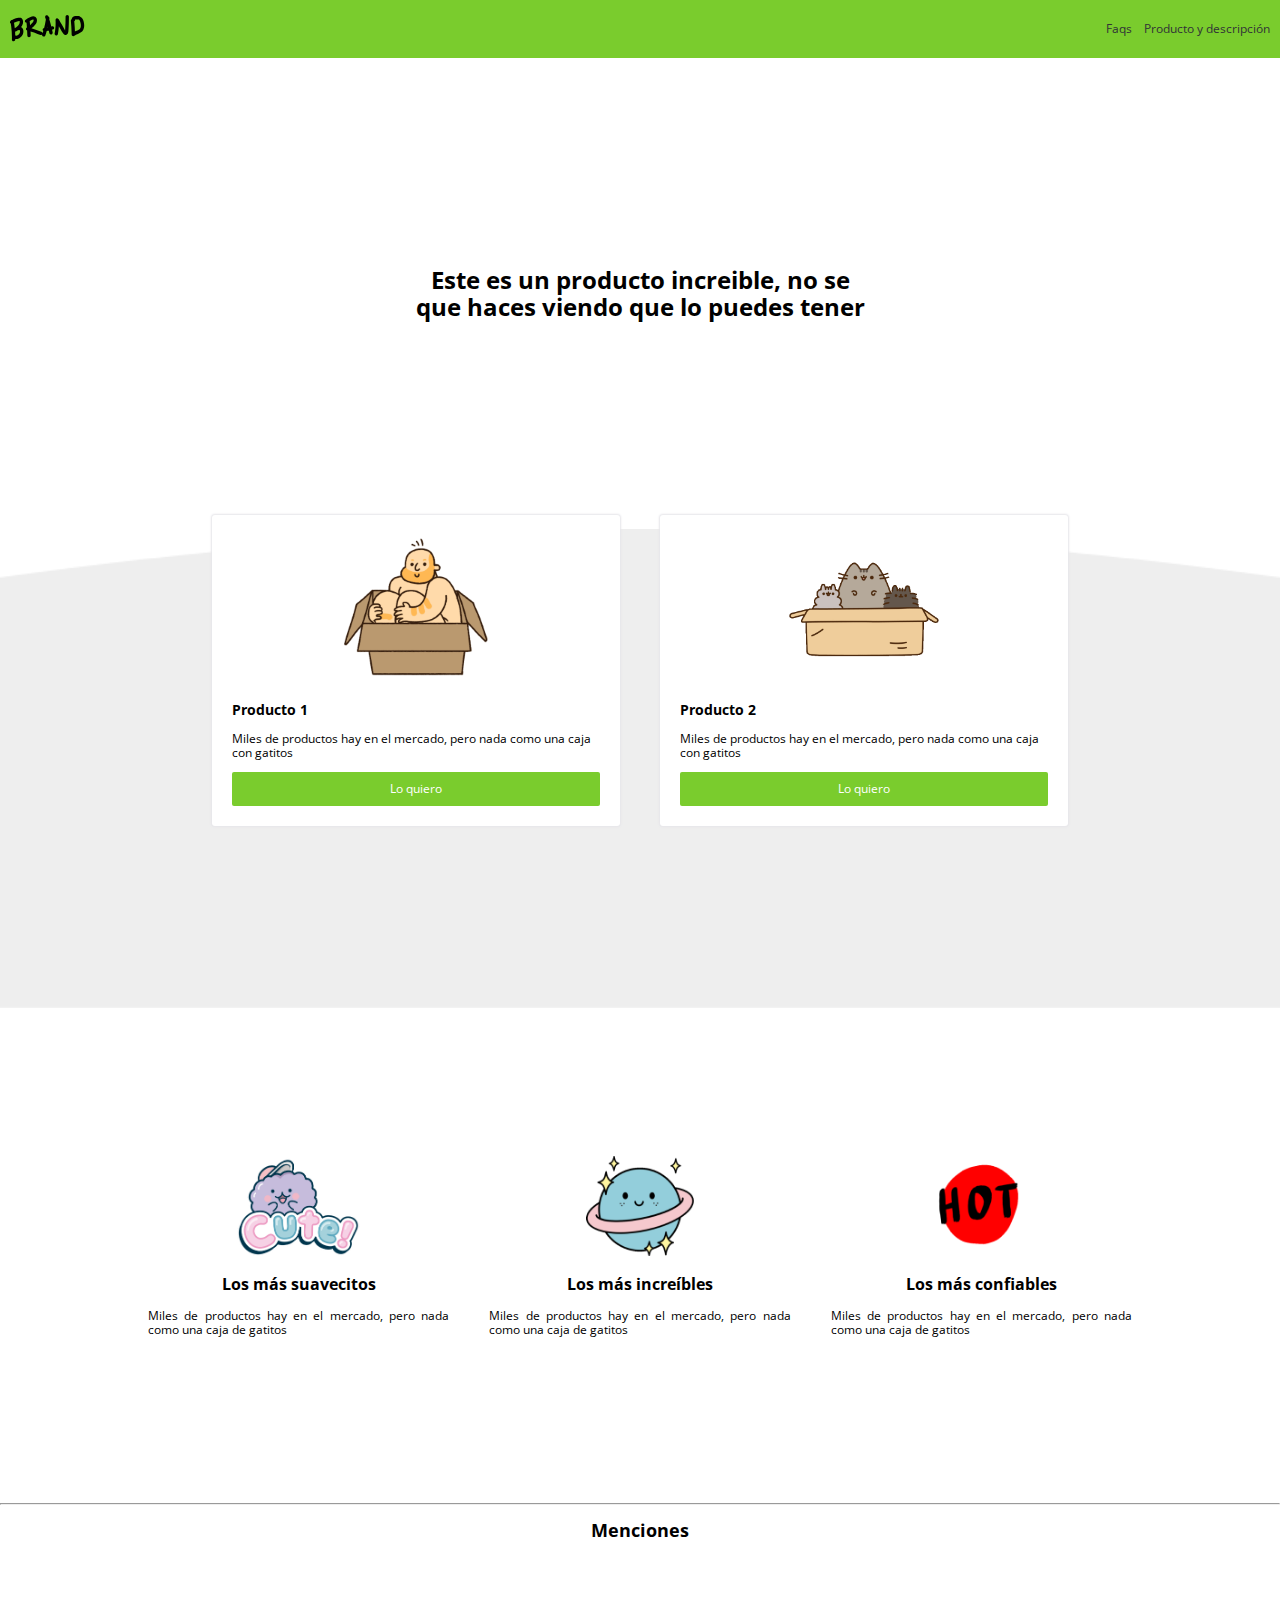
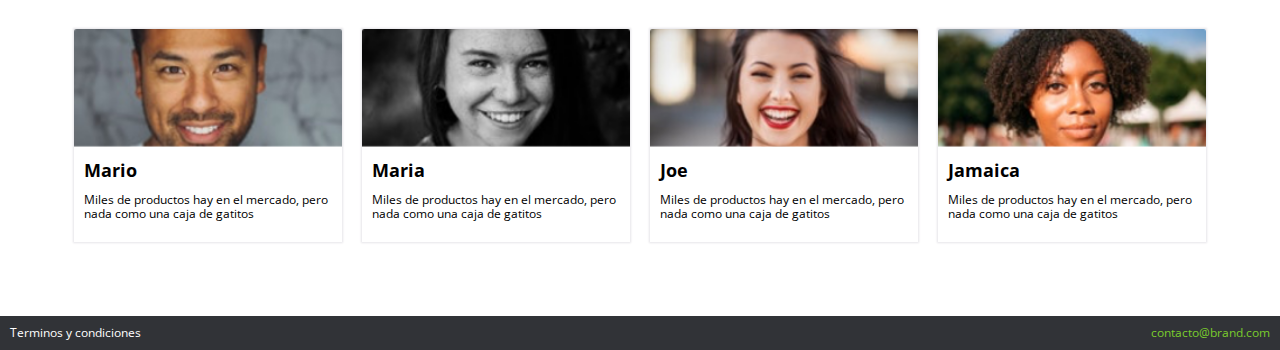
<file: index.html>
<!DOCTYPE html>
<html lang="es">
<head>
  <meta charset="UTF-8">
  <meta name="description" content="Este es un sitio de producto genial">
  <!-- Aquí podemos poner algún framework
  <link rel="stylesheet" href="https://stackpath.bootstrapcdn.com/bootstrap/4.4.1/css/bootstrap.min.css" integrity="sha384-Vkoo8x4CGsO3+Hhxv8T/Q5PaXtkKtu6ug5TOeNV6gBiFeWPGFN9MuhOf23Q9Ifjh" crossorigin="anonymous">
  -->
  <link rel="stylesheet" href="./css/normalize.css">
  <link rel="stylesheet" href="./css/estilos.css">
  <link rel="stylesheet" href="./css/mobile.css">
  <link rel="stylesheet" href="./css/animation.css">
  <title>BRAND📦</title>
</head> <!-- Cierra head -->
<body>
  <nav class="fadeInDown"> <!-- Aquí empieza el navbar -->
    <img src="./images/logo.png" alt="Logo de la Marca">
    <ul>
      <li><a href="">Faqs</a></li>
      <li><a href="">Producto y descripción</a></li>
    </ul>
  </nav> <!-- Aquí acaba el navbar -->
  <div class="main_section fadeIn">
    <h1>Este es un producto increible, no se<br/>que haces viendo que lo puedes tener</h1>
  </div>
  <div class="products"> <!-- Inicio productos -->
    <div class="product fadeInUp"> <!-- Se hace doble para tener los espacios -->
      <div class="content"> <!-- Se hace doble para tener los espacios -->
        <div class="img_content">
          <img src="./images/box1.png" alt="">
        </div>
        <h3>Producto 1</h3>
        <p>Miles de productos hay en el mercado, pero nada como una caja con gatitos</p>
        <!-- Button sólo funciona dentro de un formulario. El truco es meterlo en un anchor -->
        <a href="venta.html"><button class="main_button">Lo quiero</button></a>
      </div>
    </div>
    <div class="product fadeInUp">
      <div class="content">
        <div class="img_content">
          <img src="./images/box2.png" alt="">
        </div>
        <h3>Producto 2</h3>
        <p>Miles de productos hay en el mercado, pero nada como una caja con gatitos</p>
        <!-- Button sólo funciona dentro de un formulario. El truco es meterlo en un anchor -->
        <a href="venta.html"><button class="main_button">Lo quiero</button></a>
      </div>
    </div>
  </div> <!-- Fin productos -->
  <div class="benefits"> <!-- Inicia beneficios -->
    <div class="benefit"> <!-- Se hace doble para tener los espacios -->
      <div class="benefit_container"> <!-- Se hace doble para tener los espacios -->
        <!-- <div class="img_benefit_container">
        </div> height="110" -->
        <img src="./images/b1.png" alt="Imagen beneficio 1">
        <h3>Los más suavecitos</h3>
        <p>Miles de productos hay en el mercado, pero nada como una caja de gatitos</p>
      </div>
    </div>
    <div class="benefit">
      <div class="benefit_container">
        <!-- <div class="img_benefit_container">
        </div> -->
        <img src="./images/b2.png" alt="Imagen beneficio 2">
        <h3>Los más increíbles</h3>
        <p>Miles de productos hay en el mercado, pero nada como una caja de gatitos</p>
      </div>
    </div>
    <div class="benefit">
      <div class="benefit_container">
        <!-- <div class="img_benefit_container">
        </div> -->
        <img src="./images/b3.png" alt="Imagen beneficio 3">
        <h3>Los más confiables</h3>
        <p>Miles de productos hay en el mercado, pero nada como una caja de gatitos</p>
      </div>
    </div>
  </div> <!-- Fin beneficios -->
  <hr>
  <h2 class="mentions_title">Menciones</h2>
  <div class="mentions">
    <div class="mention">
      <div class="mention_container">
        <!-- <div class="img_mention_container">
        </div> -->
        <img src="./images/p1.png" alt="">
        <div class="detail_mention_container">
          <h3>Mario</h3>
          <p>Miles de productos hay en el mercado, pero nada como una caja de gatitos</p>
        </div>
      </div>
    </div>
    <div class="mention">
      <div class="mention_container">
        <!-- <div class="img_mention_container">
        </div> -->
        <img src="./images/p2.png" alt="">
        <div class="detail_mention_container">
          <h3>Maria</h3>
          <p>Miles de productos hay en el mercado, pero nada como una caja de gatitos</p>
        </div>
      </div>
    </div>
    <div class="mention">
      <div class="mention_container">
        <!-- <div class="img_mention_container">
        </div> -->
        <img src="./images/p3.png" alt="">
        <div class="detail_mention_container">
          <h3>Joe</h3>
          <p>Miles de productos hay en el mercado, pero nada como una caja de gatitos</p>
        </div>
      </div>
    </div>
    <div class="mention">
      <div class="mention_container">
        <!-- <div class="img_mention_container">
        </div> -->
        <img src="./images/p4.png" alt="">
        <div class="detail_mention_container">
          <h3>Jamaica</h3>
          <p>Miles de productos hay en el mercado, pero nada como una caja de gatitos</p>
        </div>
      </div>
    </div>
  </div> <!-- Fin de menciones -->
  <footer> <!-- Inicio footer -->
    <!-- <div class="footer_tyc">
      <p>Términos y condiciones</p>
    </div>
    <div class="footer_contacto">
      <p>contacto@mail.com</p>
    </div> -->
    <div class="option">Terminos y condiciones</div>
    <div class="option contact"><a href="mailto:contacto@brand.com">contacto@brand.com</a></div>
  </footer> <!-- Fin footer -->
</body> <!-- Fin body -->
</html> <!-- Fin html -->
</file>
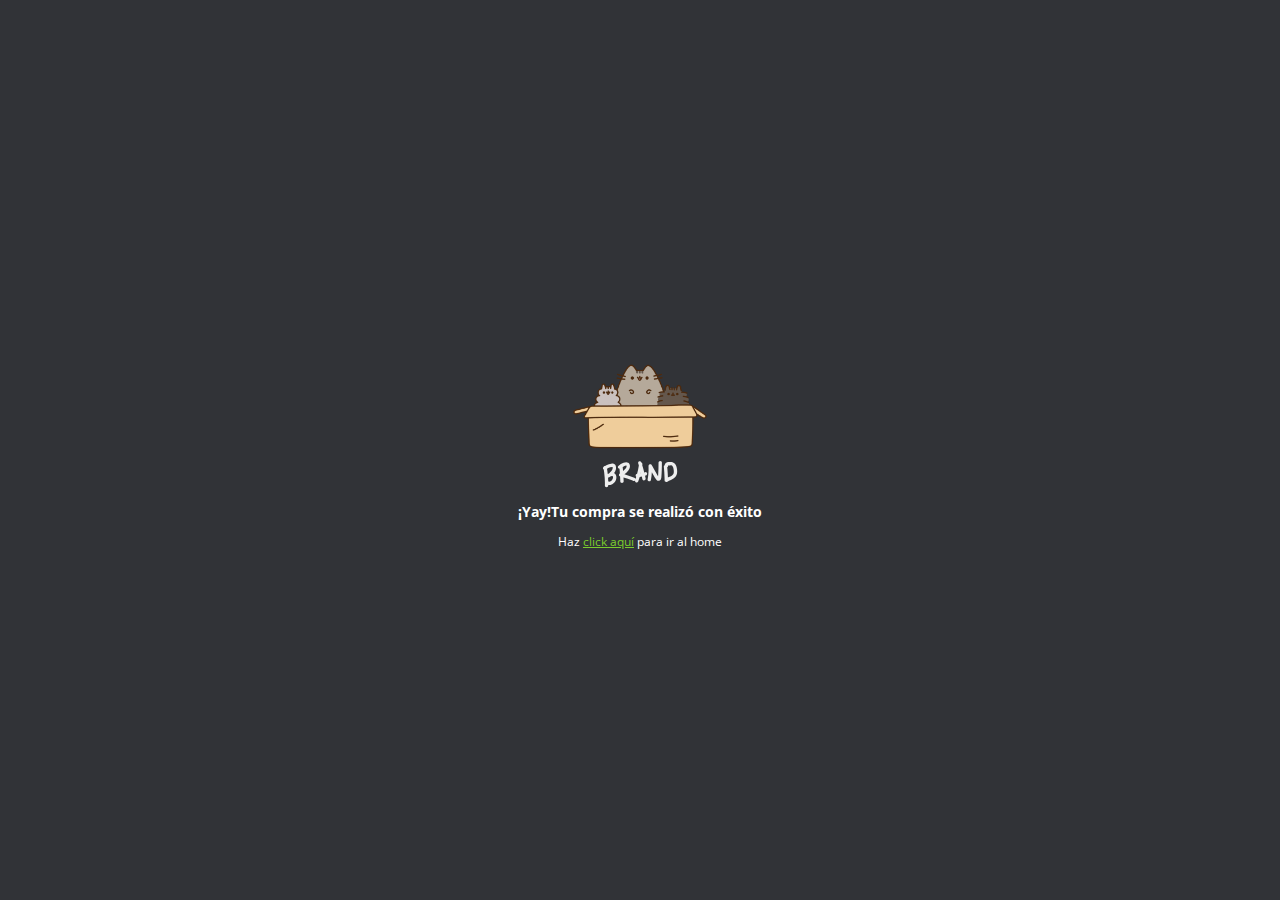
<file: exito.html>
<!DOCTYPE html>
<html lang="es">
<head>
  <meta charset="UTF-8">
  <meta name="viewport" content="width=device-width, initial-scale=1.0">
  <link rel="stylesheet" href="./css/normalize.css">
  <link rel="stylesheet" href="./css/estilos.css">
  <link rel="stylesheet" href="./css/animation.css">
  <link rel="stylesheet" href="./css/paypal.css">
  <title>Exito</title>
</head>
<body>
  <div class="content_paypal">
    <img src="images/box_brand.png" alt="">
    <h3>¡Yay!Tu compra se realizó con éxito</h3>
    <p>Haz <a href="index.html">click aquí</a> para ir al home</p>
  </div>
</body>
</html>
</file>
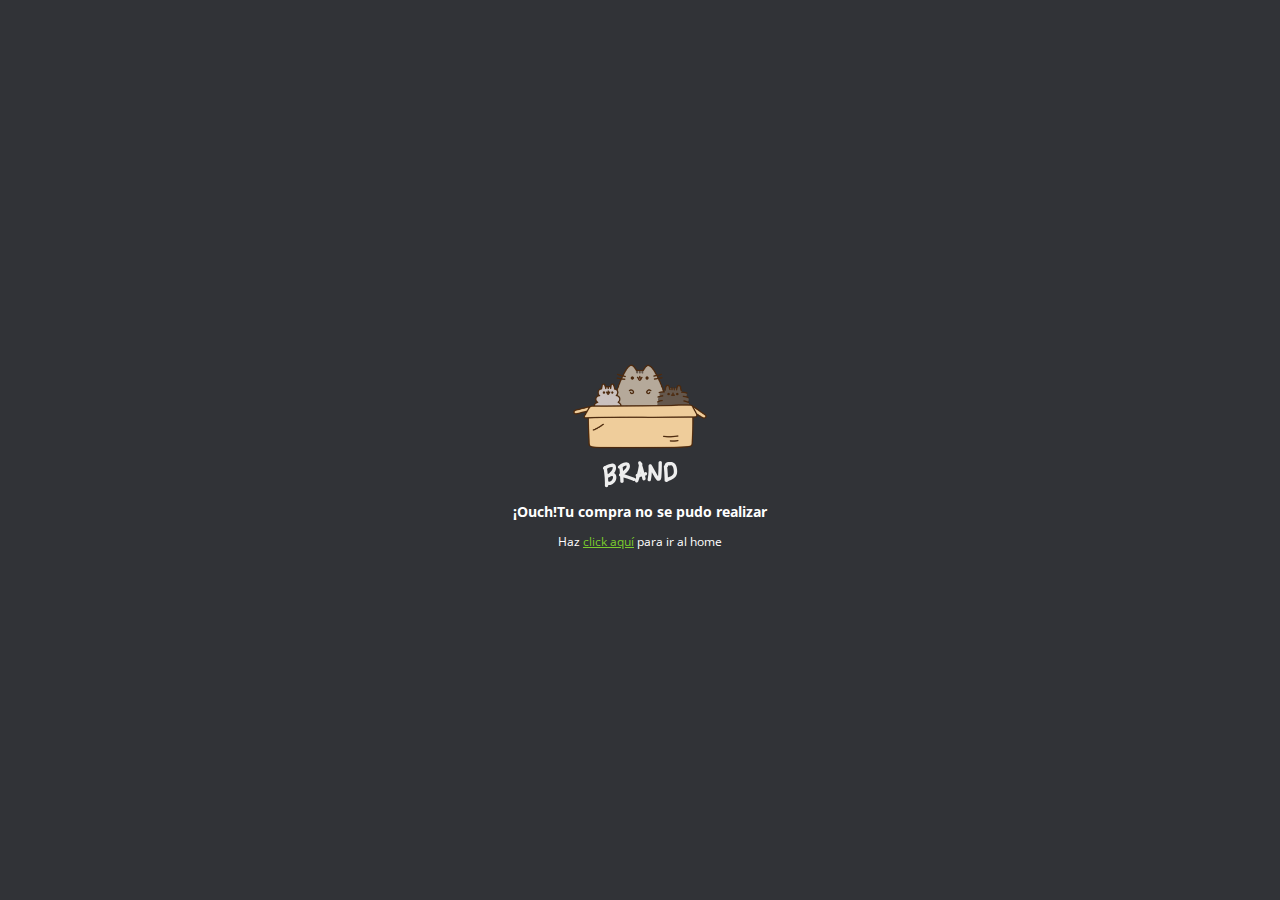
<file: falla.html>
<!DOCTYPE html>
<html lang="es">
<head>
  <meta charset="UTF-8">
  <meta name="viewport" content="width=device-width, initial-scale=1.0">
  <link rel="stylesheet" href="./css/normalize.css">
  <link rel="stylesheet" href="./css/estilos.css">
  <link rel="stylesheet" href="./css/animation.css">
  <link rel="stylesheet" href="./css/paypal.css">
  <title>Falla</title>
</head>
<body>
  <div class="content_paypal">
    <img src="images/box_brand.png" alt="">
    <h3>¡Ouch!Tu compra no se pudo realizar</h3>
    <p>Haz <a href="index.html">click aquí</a> para ir al home</p>
  </div>
</body>
</html>
</file>
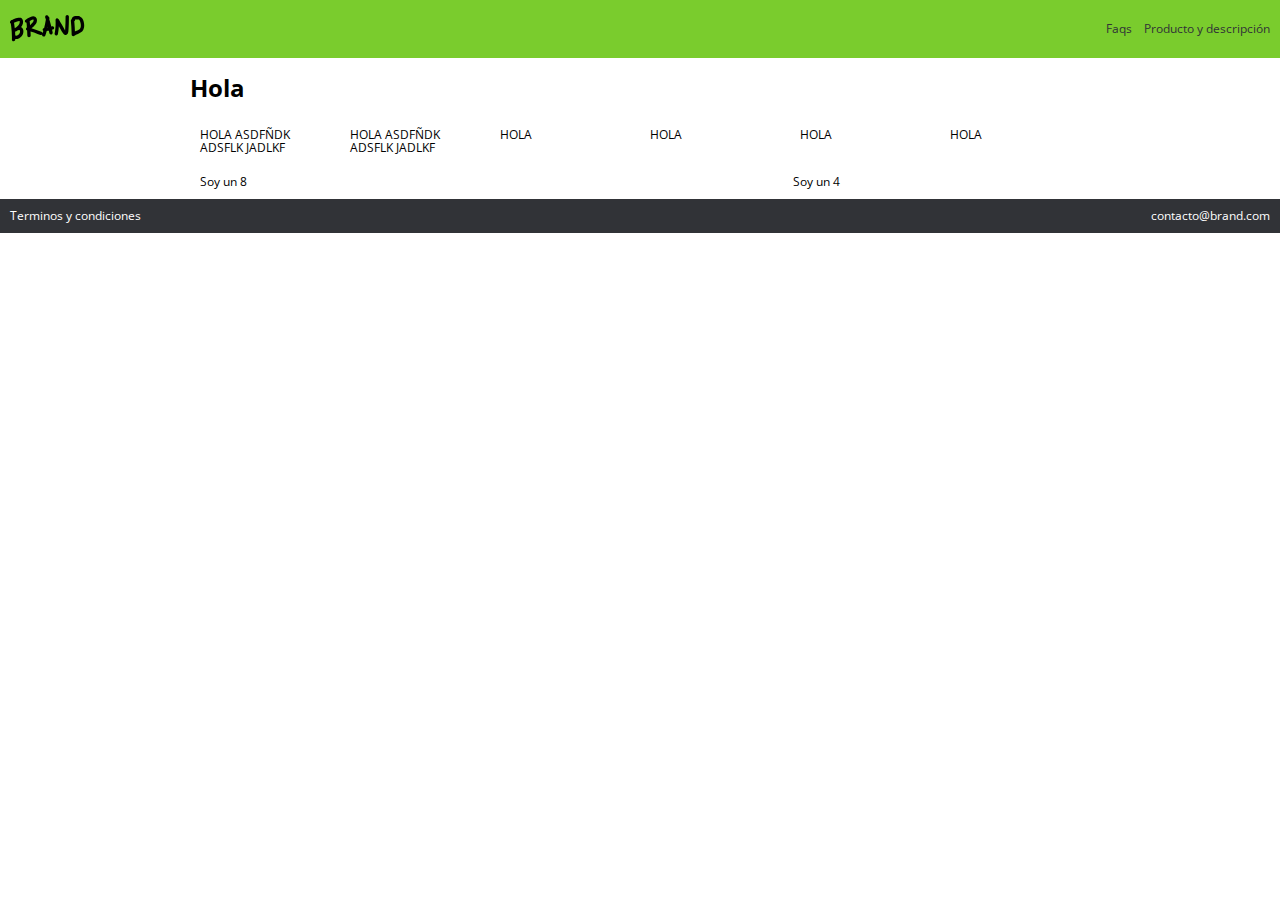
<file: producto.html>
<!DOCTYPE html>
<html lang="es">
<head>
  <meta charset="UTF-8">
  <meta name="description" content="Este es un sitio de producto genial">
  <!-- Aquí podemos poner algún framework
  <link rel="stylesheet" href="https://stackpath.bootstrapcdn.com/bootstrap/4.4.1/css/bootstrap.min.css" integrity="sha384-Vkoo8x4CGsO3+Hhxv8T/Q5PaXtkKtu6ug5TOeNV6gBiFeWPGFN9MuhOf23Q9Ifjh" crossorigin="anonymous">
  -->
  <link rel="stylesheet" href="./css/normalize.css">
  <link rel="stylesheet" href="./css/estilos.css">
  <!-- <link rel="stylesheet" href="./css/mobile.css"> -->
  <link rel="stylesheet" href="./css/animation.css">
  <link rel="stylesheet" href="./css/grid.css">
  <title>BRAND📦</title>
</head> <!-- Cierra head -->
<body>
  <nav class="fadeInDown"> <!-- Aquí empieza el navbar -->
    <img src="./images/logo.png" alt="Logo de la Marca">
    <ul>
      <li><a href="">Faqs</a></li>
      <li><a href="">Producto y descripción</a></li>
    </ul>
  </nav> <!-- Aquí acaba el navbar -->
  <div class="container">
    <h1>Hola</h1>
    <div class="row">
      <div class="col-2">HOLA ASDFÑDK ADSFLK JADLKF</div>
      <div class="col-2">HOLA ASDFÑDK ADSFLK JADLKF</div>
      <div class="col-2">HOLA</div>
      <div class="col-2">HOLA</div>
      <div class="col-2">HOLA</div>
      <div class="col-2">HOLA</div>
    </div>
    <div class="row">
      <div class="col-8">Soy un 8</div>
      <div class="col-4">Soy un 4</div>
    </div>
  </div>
  <footer> <!-- Inicio footer -->
    <!-- <div class="footer_tyc">
      <p>Términos y condiciones</p>
    </div>
    <div class="footer_contacto">
      <p>contacto@mail.com</p>
    </div> -->
    <div class="option">Terminos y condiciones</div>
    <div class="option">contacto@brand.com</div>
  </footer> <!-- Fin footer -->
</body> <!-- Fin body -->
</html> <!-- Fin html -->
</file>
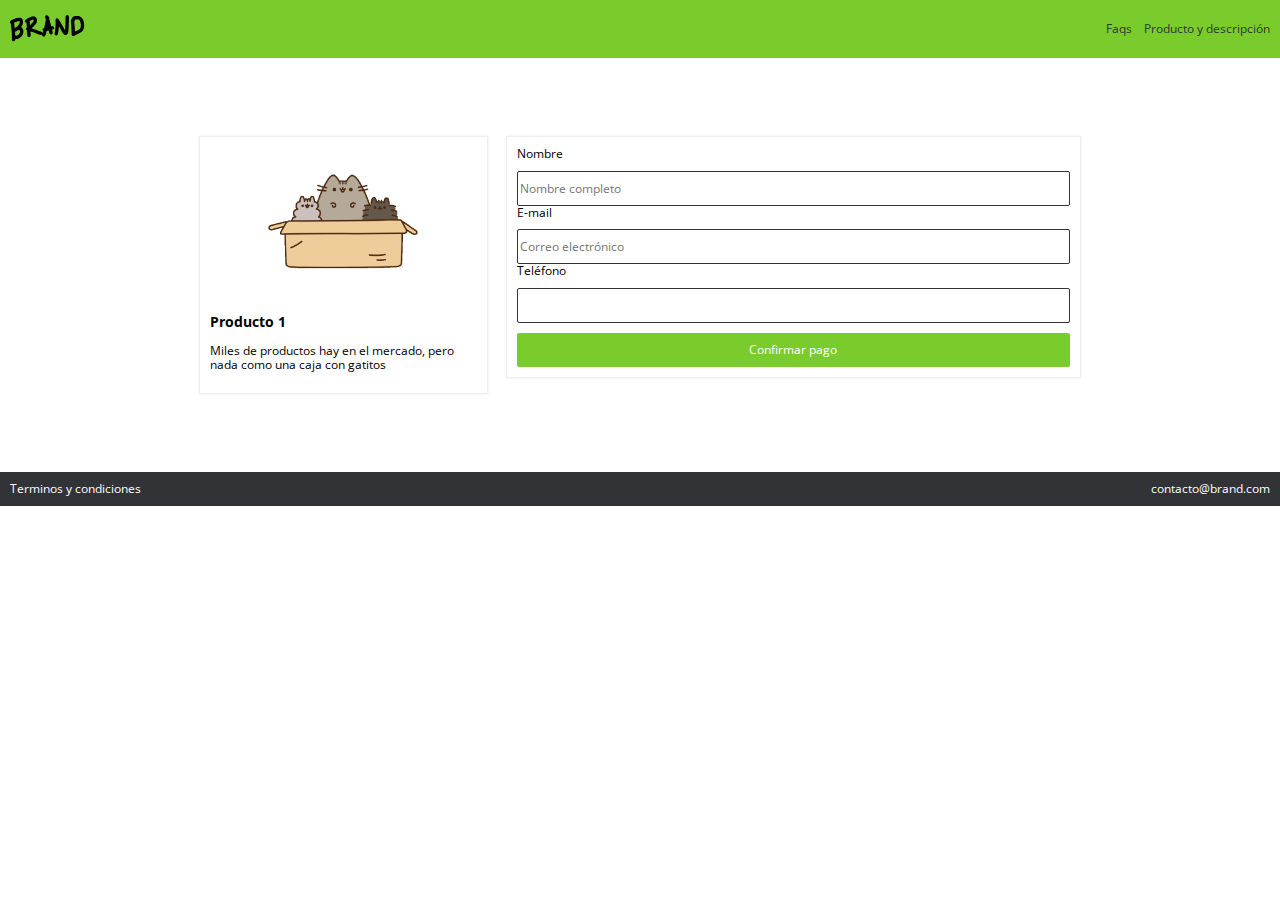
<file: venta.html>
<!DOCTYPE html>
<html lang="es">
<head>
  <meta charset="UTF-8">
  <meta name="description" content="Este es un sitio de producto genial">
  <!-- Aquí podemos poner algún framework
  <link rel="stylesheet" href="https://stackpath.bootstrapcdn.com/bootstrap/4.4.1/css/bootstrap.min.css" integrity="sha384-Vkoo8x4CGsO3+Hhxv8T/Q5PaXtkKtu6ug5TOeNV6gBiFeWPGFN9MuhOf23Q9Ifjh" crossorigin="anonymous">
  -->
  <link rel="stylesheet" href="./css/normalize.css">
  <link rel="stylesheet" href="./css/estilos.css">
  <!-- <link rel="stylesheet" href="./css/mobile.css"> -->
  <link rel="stylesheet" href="./css/animation.css">
  <link rel="stylesheet" href="./css/grid.css">
  <title>BRAND📦</title>
</head> <!-- Cierra head -->
<body>
  <nav class="fadeInDown"> <!-- Aquí empieza el navbar -->
    <img src="./images/logo.png" alt="Logo de la Marca">
    <ul>
      <li><a href="">Faqs</a></li>
      <li><a href="">Producto y descripción</a></li>
    </ul>
  </nav> <!-- Aquí acaba el navbar -->
  <br/><br/><br/><br/><br/>
  <div class="container">
    <div class="row">
      <div class="col-4">
        <div class="modulo_pago">
          <div class="modulo_pago_images">
            <img src="./images/box2.png" alt="">
          </div>
          <h3>
            Producto 1
          </h3>
          <p>
            Miles de productos hay en el mercado, pero nada como una caja con gatitos
          </p>
        </div>
      </div>
      <div class="col-8">
        <div class="modulo_pago">
          <form action="https://www.paypal.com/cgi-bin/webscr?cmd=_s-xclick&hosted_button_id=782XXJ3WLCKKU" method="POST"
            <label for="name">Nombre</label><br/>
            <input type="text" placeholder="Nombre completo" name="name" class="data"><br/>
            <label for="email">E-mail</label><br/>
            <input type="email" placeholder="Correo electrónico" name="email" class="data"><br/>
            <label for="phone">Teléfono</label><br/>
            <input type="text" placeholder="" name="phone" class="data"><br/>
            <input type="submit" class="main_button" name="submit" value="Confirmar pago">
          </form>
        </div>
      </div>
    </div>
  </div>
  <br/><br/><br/><br/><br/>
  <footer> <!-- Inicio footer -->
    <!-- <div class="footer_tyc">
      <p>Términos y condiciones</p>
    </div>
    <div class="footer_contacto">
      <p>contacto@mail.com</p>
    </div> -->
    <div class="option">Terminos y condiciones</div>
    <div class="option">contacto@brand.com</div>
  </footer> <!-- Fin footer -->
</body> <!-- Fin body -->
</html> <!-- Fin html -->
</file>
<file: css/estilos.css>
/* 
#  .................
#  ··_______________
#  ·/·___/·___/·___/
#  /·/__(__··|__··)·
#  \___/____/____/··
#  .................

PALETA DE COLORES
nav background-color = #7ACC2D  verde claro
nav 
*/
@import url('https://fonts.googleapis.com/css?family=Open+Sans:400,700&display=swap');
/******************** VARIABLES ********************/
:root {
--green-color: #7ACC2D;
--white-color: white;
--black-color: #313337;
/* Tipografía */
--normal: 12px;
/* Espaciado */
--space: 10px;
--space-2: 20px;
/* Box shadow */
/* --box: 0 0 2px #C1BCBC; */
--box: 0 0 2px 1px #E6E5E9;
}

/******************** ETIQUETAS O TAGS ********************/
html,body {
  padding: 0px;
  margin: 0px;
  font-size: var(--normal);
  font-family: 'Open Sans', sans-serif;
}

p, label {
  font-size: var(--normal);
}

nav {
  display: flex;
  justify-content: space-between;
  align-items: center;
  /* width: 100%; Agregado */
  padding: var(--space);
  /* min-height: 60px; Agregado */
  background-color: var(--green-color);
}

nav ul {
  display: flex;
}

nav ul li {
  padding-left: var(--normal);
  list-style: none;
}

nav li a {
  text-decoration: none;
  color: var(--black-color);
  font-size: var(--normal); /* Agregado */
}

nav li a:hover {
  color: var(--white-color);
}

/******************** Main section ********************/

.main_section {
  text-align: center;
  padding: 15%;
}

/******************** Products ********************/

.products {
  background-image: url('../images/curve.png');
  padding: 15%;
  background-position: center top;
  background-repeat: no-repeat; /* Agregado */
  display: flex;
  height: 95px; /* max-height: 50px; modificado */
  background-size: cover;
}

.product {
  padding: var(--space-2);
  margin-top: -226px;
}

.product .content {
  background-color: var(--white-color);
  padding: 20px;
  border-radius: 3px; /* Agregado */
  box-shadow: var(--box);
}

.img_content {
  text-align: center;
}

.main_button {
  padding: var(--space);
  background-color: var(--green-color);
  width: 100%;
  border: 0;
  border-radius: 2px;
  cursor: pointer;
  color: var(--white-color);
  font-size: var(--normal);
}

.main_button:hover {
  background-color: #5E9E22;
}

/******************** Benefits ********************/

.benefits {
  /* max-height: 50px; */
  display: flex;
  padding: 10%;
  /* justify-content: space-between; */
}

.benefit {
  padding: 20px; /* padding: 0 90px; modificado */
  text-align: center; /* Agregado */
}

/* .benefit_container {
  text-align: center;
}

.img_benefit_container {
  text-align: center;
} ELIMINADO */

.benefit img {
  max-height: 100px;
}

.benefit_container h3 {
  font-size: 16px;
} 

.benefit_container p {
  text-align: justify;
}

/* .mentions_title {
  text-align: center;
  font-size: 22px;
  border-top: 1px solid #EEEEEE;
  padding: 80px 0 0;
} */

/******************** Mentions ********************/

h2.mentions_title {
  /* margin: 0; */
  text-align: center;
}

.mentions {
  display: flex;
  padding: 5%; /* padding: 5% 11%; 
  justify-content: space-between; */
}

.mention img { /* Agregado */
  width: 100%;
}

.mention {
  /* width: 239px; */
  /* height: 105px; */
  padding: var(--space);
}

.mention_container {
  box-shadow: var(--box);
}

.detail_mention_container {
  /* background-color: var(--white-color);
  box-shadow: 0 0 3px 2px #E6E5E9;
  margin-top: -3px; */
  padding: var(--space);/* 6px; */
}

.detail_mention_container h3 {
  margin: 0px 0;
  font-size: 1.5em;
}

/******************** Venta ********************/

.modulo_pago {
  background-color: var(--white-color);
  box-shadow: var(--box);
  padding: var(--space);
}

.modulo_pago_images {
  max-width: 150px;
  width: 100%;
  margin: auto;
  text-align: center;
}

.data {
  margin-top: var(--space);
  width: 100%;
  height: 35px;
  border-radius: 2px;
  border: 1px solid var(--black-color);
  /* Como no estaban respetando el padding del box */
  box-sizing: border-box;
}

.modulo_pago .main_button {
  margin-top: var(--space);
}

/******************** Footer ********************/

footer {
  display: flex;
  justify-content: space-between;
  font-size: var(--normal); /* Adicional */
  background-color: var(--black-color);
  padding: var(--space);
  color: var(--white-color);
  /* height: 40px;
  align-items: center; */
}

.contact a {
  color: var(--green-color);
  text-decoration: none;
}
</file>
<file: css/mobile.css>
/*
#   ····················__····_··_····
#   ···____·___··____··/·/_··(_)·/___·
#   ··/·__·`__·\/·__·\/·__·\/·/·/·__·\
#   ·/·/·/·/·/·/·/_/·/·/_/·/·/·/·/_/_/
#   /_/·/_/·/_/\____/\____/_/_/\____/·
#   ··································
*/

@media (max-width: 600px) {
  .main_section {
    padding: 4%;
  }

  .products {
    display: inherit;
    height: auto;
  }

  .product {
    margin-top: auto;
  }

  .benefits, .mentions {
    display: inherit;
  }
}
</file>
<file: css/animation.css>
/*
#   ···············_·················__··_·················
#   ··____·_____··(_)___·___··____·_/·/_(_)___··____··_____
#   ·/·__·`/·__·\/·/·__·`__·\/·__·`/·__/·/·__·\/·__·\/·___/
#   /·/_/·/·/·/·/·/·/·/·/·/·/·/_/·/·/_/·/·/_/·/·/·/·(__··)·
#   \__,_/_/·/_/_/_/·/_/·/_/\__,_/\__/_/\____/_/·/_/____/··
#   ·······················································
*/
/* https://daneden.github.io/animate.css/ */

.fadeIn { /* Clase de la animación */
  animation-name: fadeIn; /* Nombre de la animación */
  animation-duration: 4s; /* Duración de la animación */
  animation-fill-mode: both; /* Cumplir los key frame ida o vuelta */
  /* La animación requiere ciertas cosas de los animadores */
  -webkit-animation-name: fadeIn;
  -webkit-animation-duration: 4s;
  -webkit-animation-fill-mode: both;
}

@keyframes fadeIn { /* Conectados con el nombre de la animación */
  from {
    opacity: 0;
  }
  to {
    opacity: 1;
  }
}

.fadeInDown { /* Clase de la animación y movimiento */
  animation-name: fadeInDown; /* Nombre de la animación */
  animation-duration: 1s; /* Duración de la animación */
  animation-fill-mode: both; /* Cumplir los key frame ida o vuelta */
  /* La animación requiere ciertas cosas de los animadores */
  -webkit-animation-name: fadeInDown;
  -webkit-animation-duration: 1s;
  -webkit-animation-fill-mode: both;
}

@keyframes fadeInDown { /* Conectados con el nombre de la animación */
  from {
    opacity: 0;
    transform: translate3d(0,-100%,0);
    -webkit-transform: translate3d(0,-100%,0); /* Posición al elemento */
  }
  to {
    opacity: 1;
    transform: translate3d(0,0,0);
    -webkit-transform: translate3d(0,0,0); /* Posición al elemento */
  }
}

.fadeInUp { /* Clase de la animación y movimiento */
  animation-name: fadeInUp; /* Nombre de la animación */
  animation-duration: 1s; /* Duración de la animación */
  animation-fill-mode: both; /* Cumplir los key frame ida o vuelta */
  /* La animación requiere ciertas cosas de los animadores */
  -webkit-animation-name: fadeInUp;
  -webkit-animation-duration: 1s;
  -webkit-animation-fill-mode: both;
}

@keyframes fadeInUp { /* Conectados con el nombre de la animación */
  from {
    opacity: 0;
    transform: translate3d(0,100%,0);
    -webkit-transform: translate3d(0,100%,0); /* Posición al elemento */
  }
  to {
    opacity: 1;
    transform: translate3d(0,0,0);
    -webkit-transform: translate3d(0,0,0); /* Posición al elemento */
  }
}
</file>
<file: css/paypal.css>
body {
  background-color: var(--black-color);
  text-align: center;
  color: var(--white-color);
  display: flex;
  justify-content: center;
  align-items: center;
  height: 100vh;
}

.content_paypal a {
  color: var(--green-color);
}
</file>
<file: css/grid.css>
.container {
  max-width: 900px;
  margin: auto;
}

.row {
  display: flex;
}

.col-1 {
  width: 8.3333333333%;
}

.col-2 {
  width: 16.6666666666%;
}

.col-3 {
  width: 24.9999999999%;
}

.col-4 {
  width: 33.3333333332%;
}

.col-5 {
  width: 41.6666666665%;
}

.col-6 {
  width: 49.9999999998%;
}

.col-7 {
  width: 58.3333333331%;
}

.col-8 {
  width: 66.6666666664%;
}

.col-9 {
  width: 74.9999999997%;
}

.col-10 {
  width: 83.3333333333%;
}

.col-11 {
  width: 91.6666666663%;
}

.col-12 {
  width: 100%;
}

.col-1,.col-2,.col-3,.col-4,.col-5,.col-6,.col-7,.col-8,.col-9,.col-10,.col-11,.col-12 {
  padding: 10px;
}

@media (max-width: 900px) {
  .row {
    display: inherit;
  }
  .col-1,.col-2,.col-3,.col-4,.col-5,.col-6,.col-7,.col-8,.col-9,.col-10,.col-11,.col-12 {
    width: 100%;
  }
}
</file>
